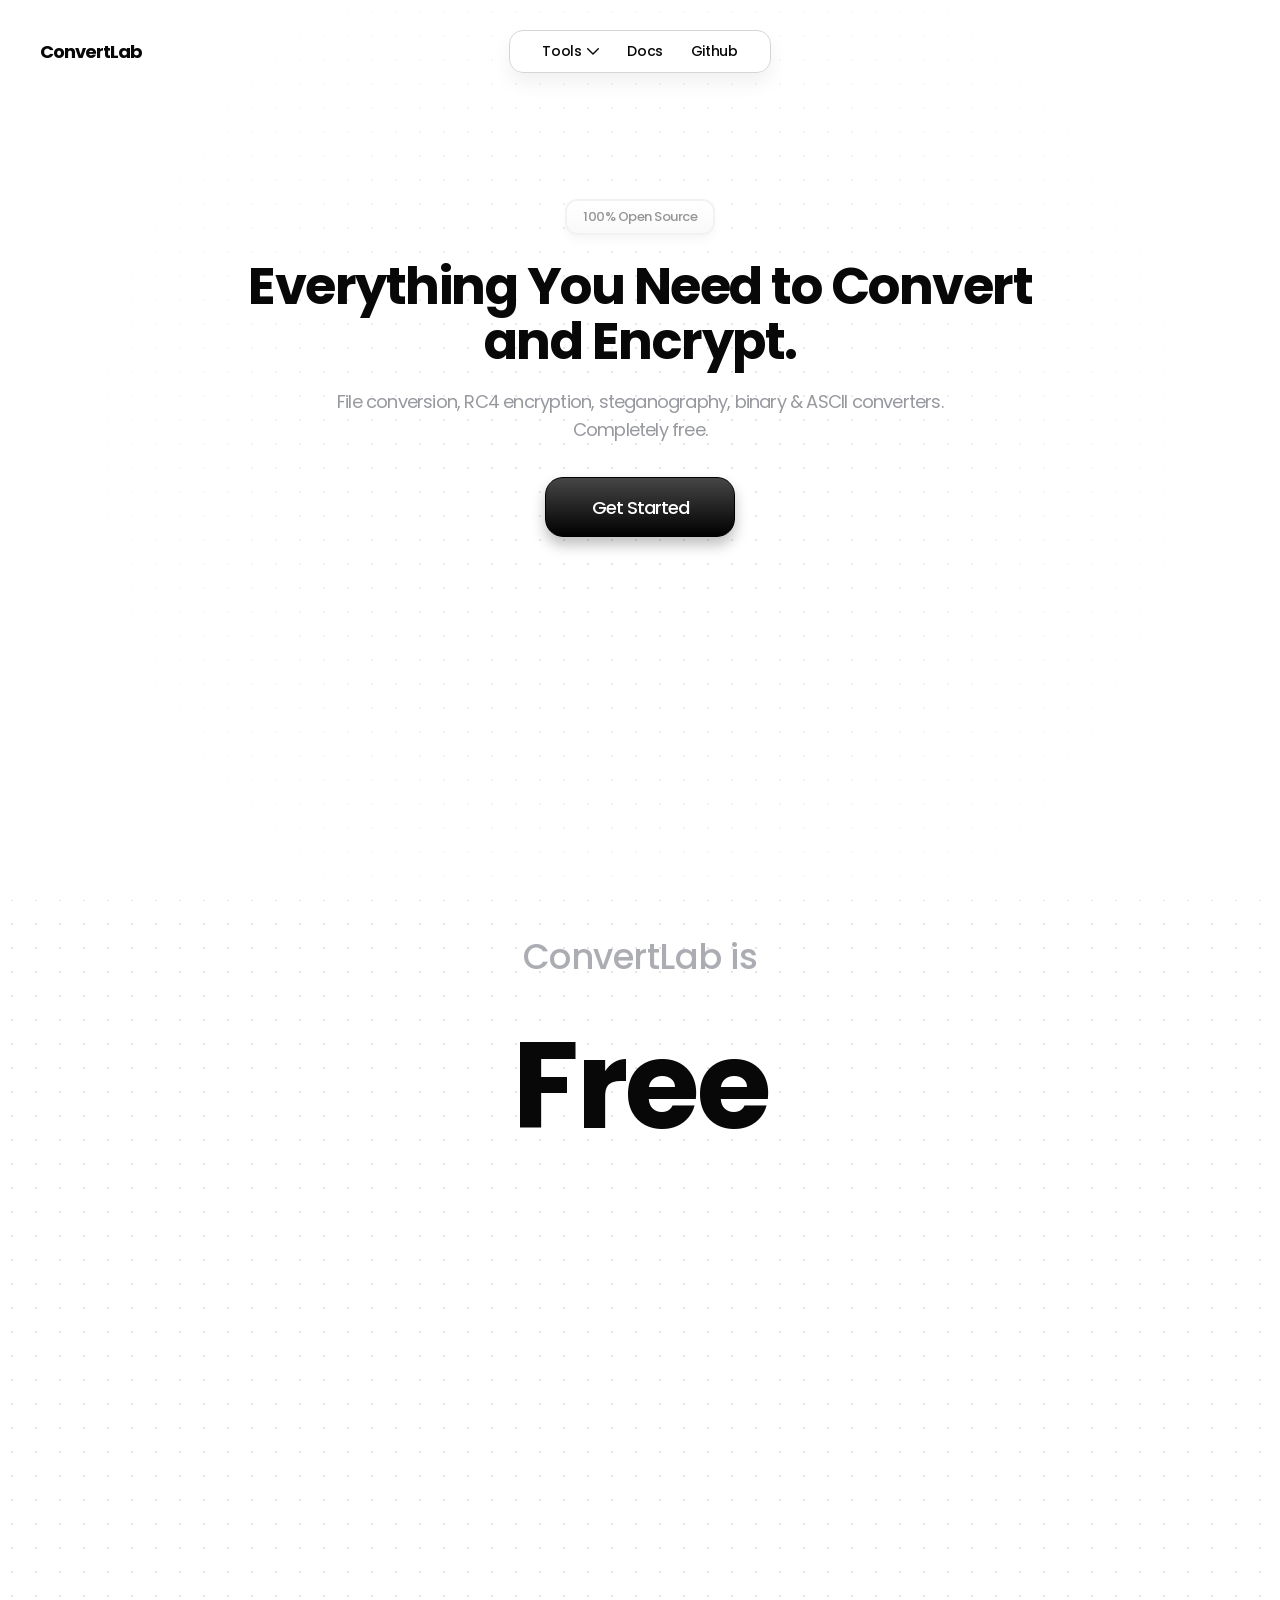
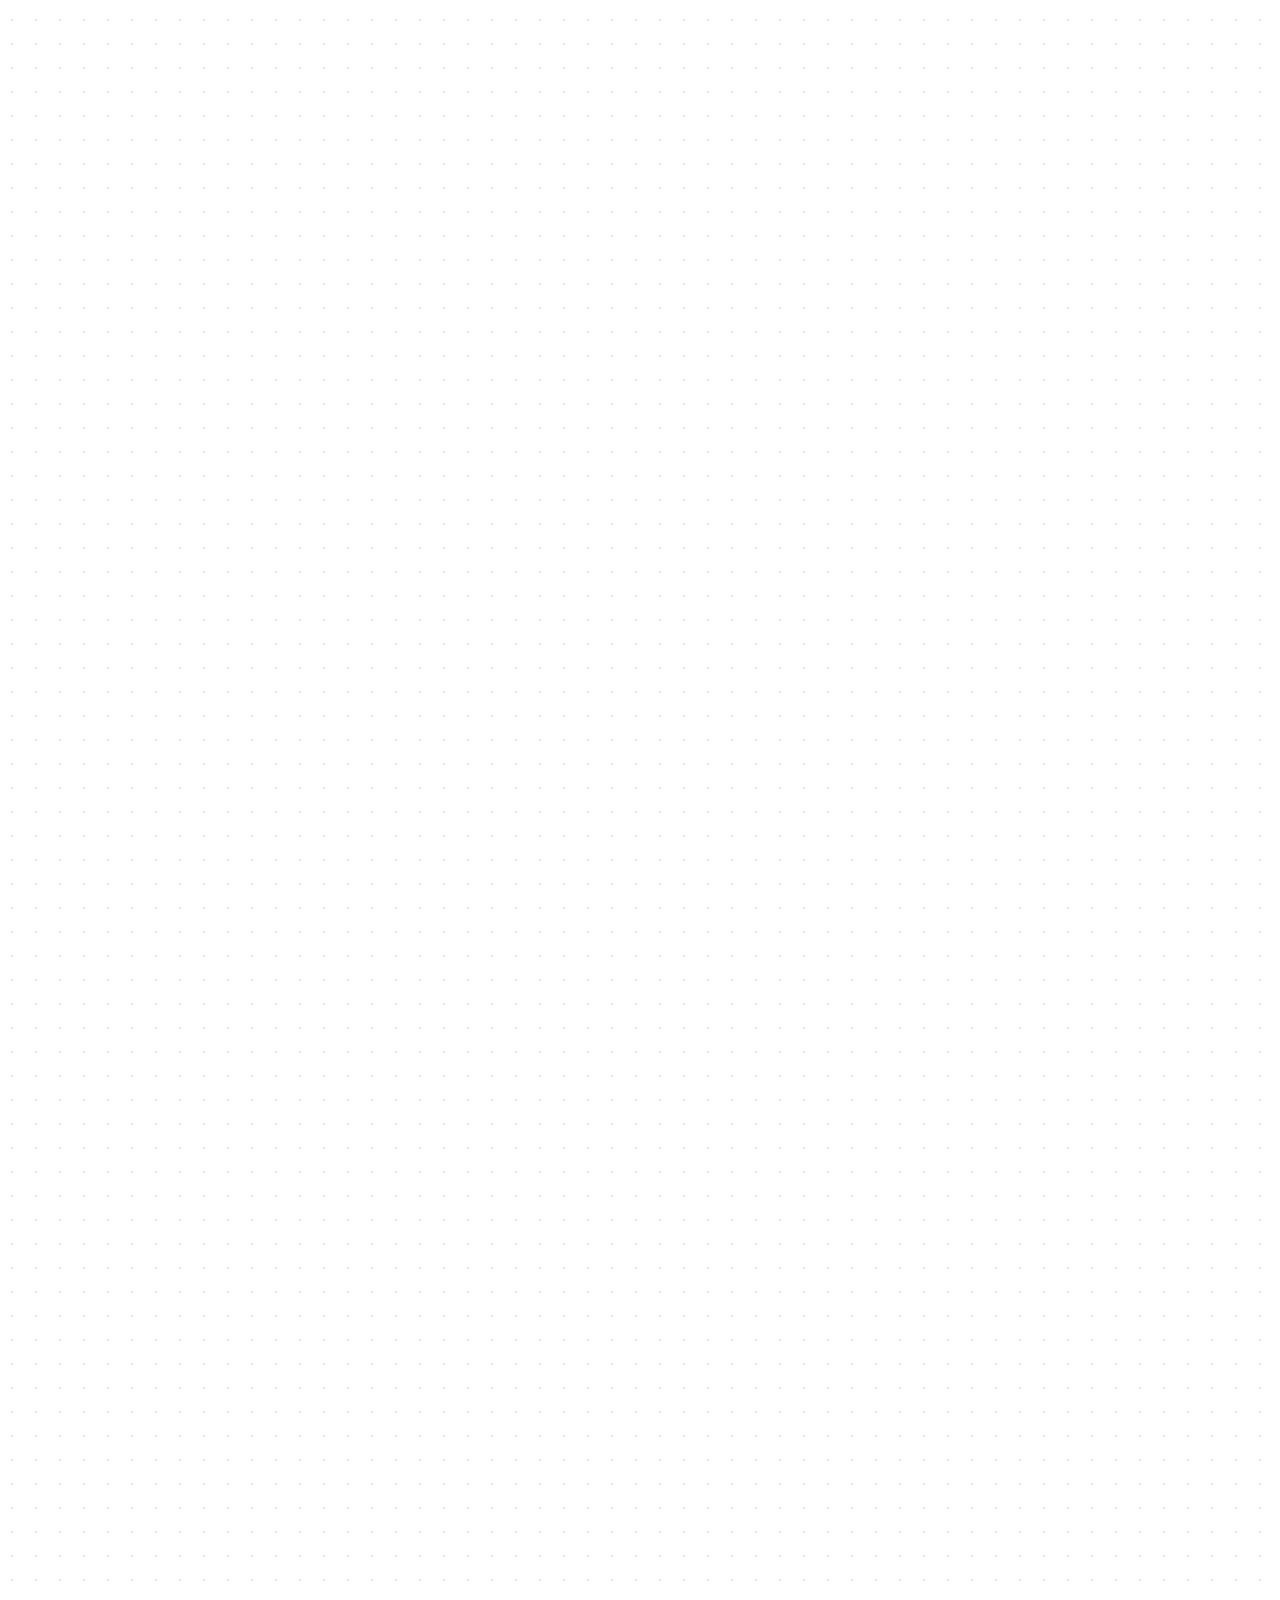
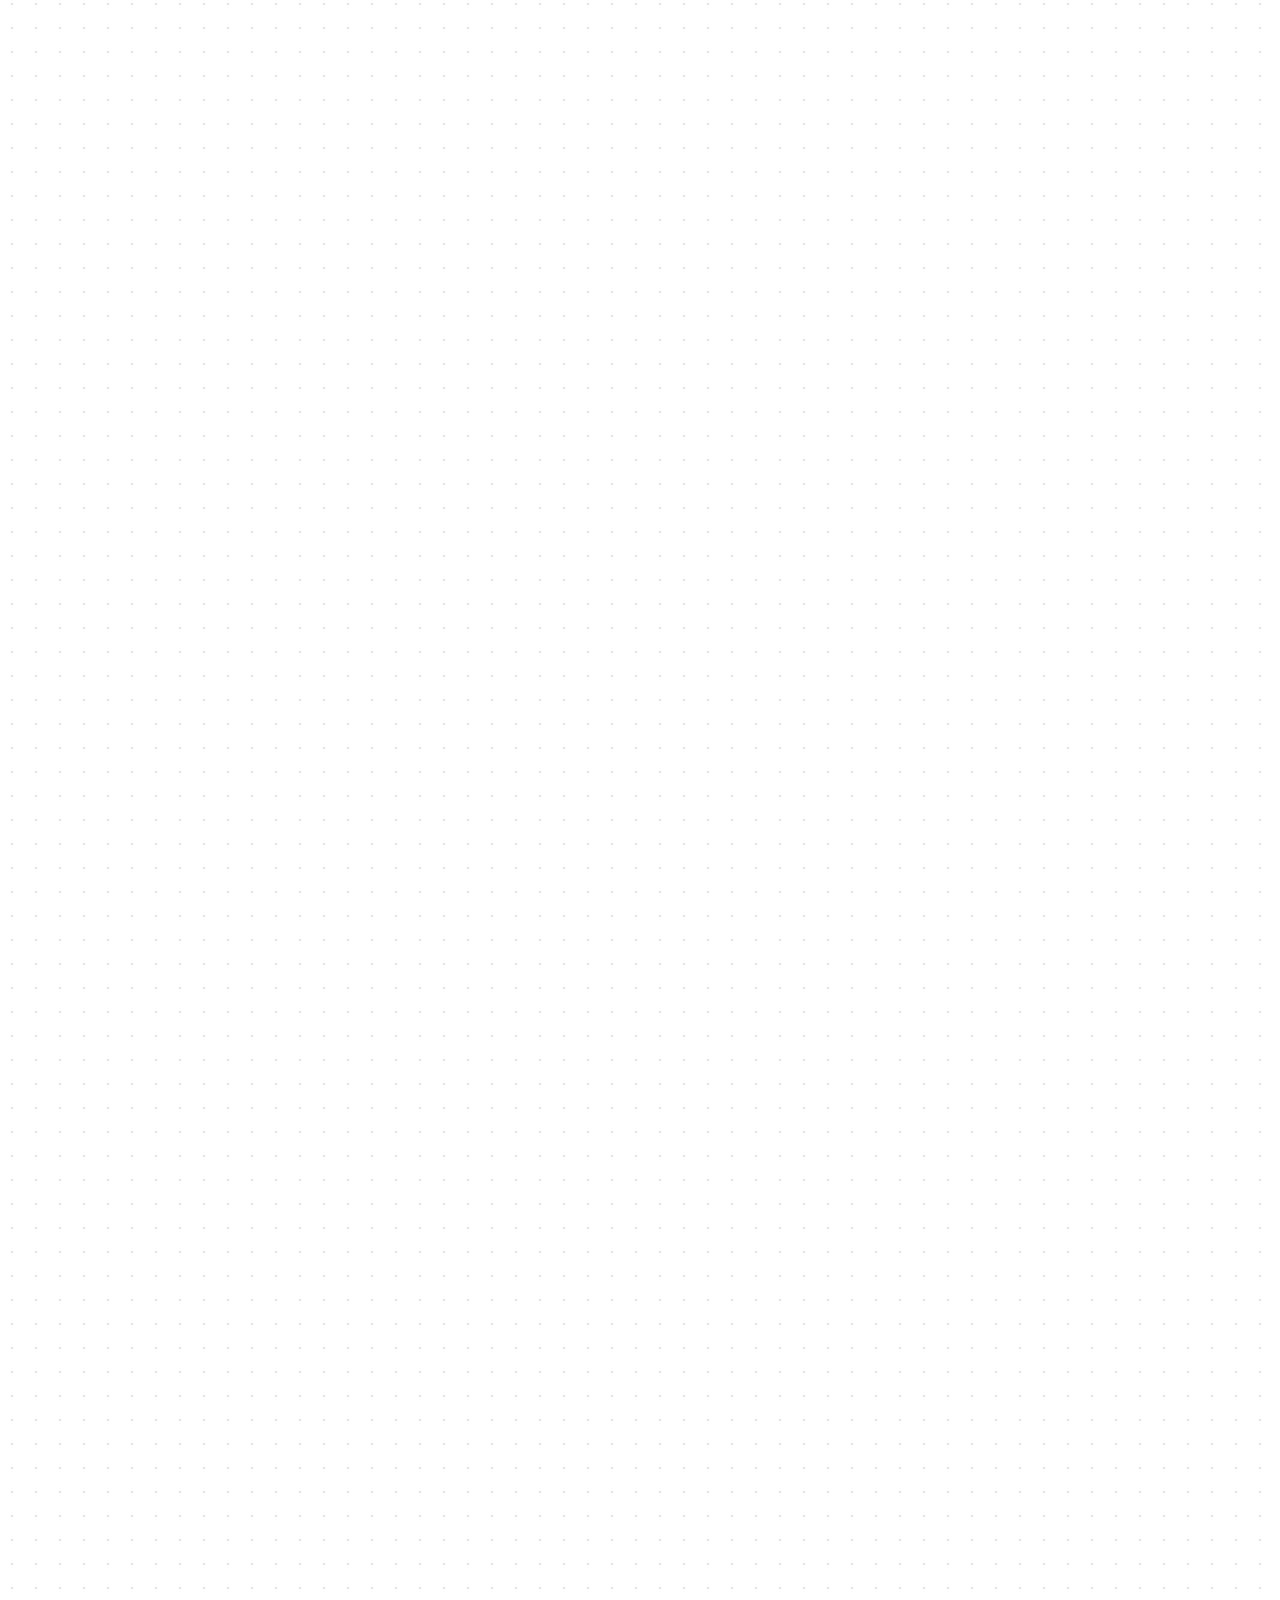
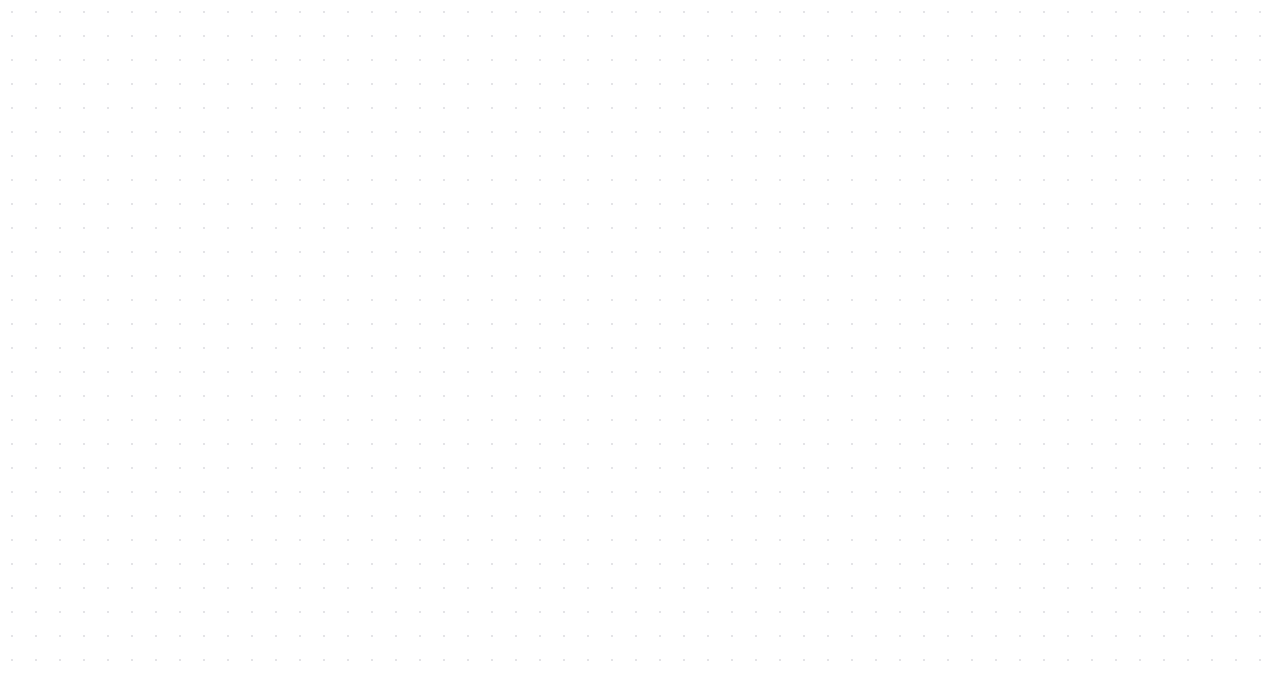
<file: index.html>
<!DOCTYPE html>
<html lang="en">
  <head>
    <meta charset="UTF-8" />
    <meta name="viewport" content="width=device-width, initial-scale=1.0" />
    <title>ConvertLab</title>
    <link rel="preconnect" href="https://fonts.googleapis.com" />
    <link rel="preconnect" href="https://fonts.gstatic.com" crossorigin />
    <link
      href="https://fonts.googleapis.com/css2?family=Poppins:wght@400;500;700&display=swap"
      rel="stylesheet"
    />
    <link rel="stylesheet" href="css/styles.css" />
    <script src="js/scripts.js" defer></script>
  </head>
  <body>
    <header class="site-header">
      <div class="header-row">
        <a href="index.html" class="brand">ConvertLab</a>
        <div class="nav-box">
          <button class="nav-item tools-button" id="toolsButton" type="button">
            Tools
            <img src="assets/ab375987a2a63c040425f451c0122d4a.svg" alt="arrow" />
          </button>
          <div class="tools-menu" id="toolsMenu" aria-label="Tools menu">
            <a class="tools-menu-item" href="ascii.html">ASCII Converter</a>
            <a class="tools-menu-item" href="pdf-editor.html">PDF Editor</a>
            <a class="tools-menu-item" href="rc4.html">RC4 Encryption</a>
            <a class="tools-menu-item" href="steganography.html">Steganography</a>
          </div>
          <a class="nav-item" href="#features">Docs</a>
          <a class="nav-item" href="https://github.com/Allkfii" target="_blank" rel="noopener noreferrer">Github</a>
        </div>
      </div>
    </header>

    <main>
      <section id="hero" class="section hero">
        <div class="section-content hero-content">
          <div class="badge">100% Open Source</div>
          <h1>Everything You Need to Convert and Encrypt.</h1>
          <p class="hero-subtitle">
            File conversion, RC4 encryption, steganography, binary &amp; ASCII
            converters. Completely free.
          </p>
          <a class="hero-button" href="#free-section">Get Started</a>
        </div>
      </section>

      <section id="free-section" class="free-pin-container">
        <div class="free-sticky-content">
          <div class="free-title-wrapper">
            <span class="free-prefix">ConvertLab is</span>
            <div class="free-text-ticker">
              <div class="ticker-item active">Free</div>
              <div class="ticker-item">100% Open Source</div>
              <div class="ticker-item ticker-item-medium">No need account</div>
              <div class="ticker-item">100% Privacy</div>
              <div class="ticker-item ticker-item-small">Made with love by alkafii</div>
            </div>
          </div>
        </div>
      </section>

      <section id="features" class="section features">
        <div class="section-content features-content">
          <div class="badge">Features</div>
          <h2>Powerful Tools. Simple Interface.</h2>
          <p class="section-subtitle">
            From file conversion to encryption. No installation. No account
            needed.
          </p>

          <div class="cards-grid">
            <a href="pdf-editor.html" class="feature-card">
              <img
                src="assets/7d28ea10ababb0c3e88b6de484dac69a.svg"
                alt="PDF Editor"
                class="card-icon"
              />
              <div class="card-copy">
                <h3>PDF Editor</h3>
                <p>Convert images to PDF or extract PDF to JPG</p>
              </div>
              <div class="card-try-now">
                <span>Try Now</span>
                <svg class="arrow-icon" viewBox="0 0 24 24" width="16" height="16">
                  <path d="M5 12h14M12 5l7 7-7 7" stroke="currentColor" stroke-width="2" fill="none" stroke-linecap="round" stroke-linejoin="round"/>
                </svg>
              </div>
            </a>
            <a href="steganography.html" class="feature-card">
              <img
                src="assets/97c906ab6f917e22d0de467511fdee0e.svg"
                alt="Steganography"
                class="card-icon"
              />
              <div class="card-copy">
                <h3>Steganography</h3>
                <p>Hide messages inside images</p>
              </div>
              <div class="card-try-now">
                <span>Try Now</span>
                <svg class="arrow-icon" viewBox="0 0 24 24" width="16" height="16">
                  <path d="M5 12h14M12 5l7 7-7 7" stroke="currentColor" stroke-width="2" fill="none" stroke-linecap="round" stroke-linejoin="round"/>
                </svg>
              </div>
            </a>
            <a href="rc4.html" class="feature-card">
              <img
                src="assets/4458c3be93006a454a290deebf2c6571.svg"
                alt="RC4 Encryption"
                class="card-icon"
              />
              <div class="card-copy">
                <h3>RC4 Encryption</h3>
                <p>Encrypt text with RC4 cipher</p>
              </div>
              <div class="card-try-now">
                <span>Try Now</span>
                <svg class="arrow-icon" viewBox="0 0 24 24" width="16" height="16">
                  <path d="M5 12h14M12 5l7 7-7 7" stroke="currentColor" stroke-width="2" fill="none" stroke-linecap="round" stroke-linejoin="round"/>
                </svg>
              </div>
            </a>
            <a href="ascii.html" class="feature-card">
              <img
                src="assets/8bf2f237d8b8c08389768a8da5d590d4.svg"
                alt="ASCII Converter"
                class="card-icon"
              />
              <div class="card-copy">
                <h3>ASCII Converter</h3>
                <p>Convert to ASCII</p>
              </div>
              <div class="card-try-now">
                <span>Try Now</span>
                <svg class="arrow-icon" viewBox="0 0 24 24" width="16" height="16">
                  <path d="M5 12h14M12 5l7 7-7 7" stroke="currentColor" stroke-width="2" fill="none" stroke-linecap="round" stroke-linejoin="round"/>
                </svg>
              </div>
            </a>
          </div>
        </div>
      </section>


    </main>
  </body>
</html>
</file>
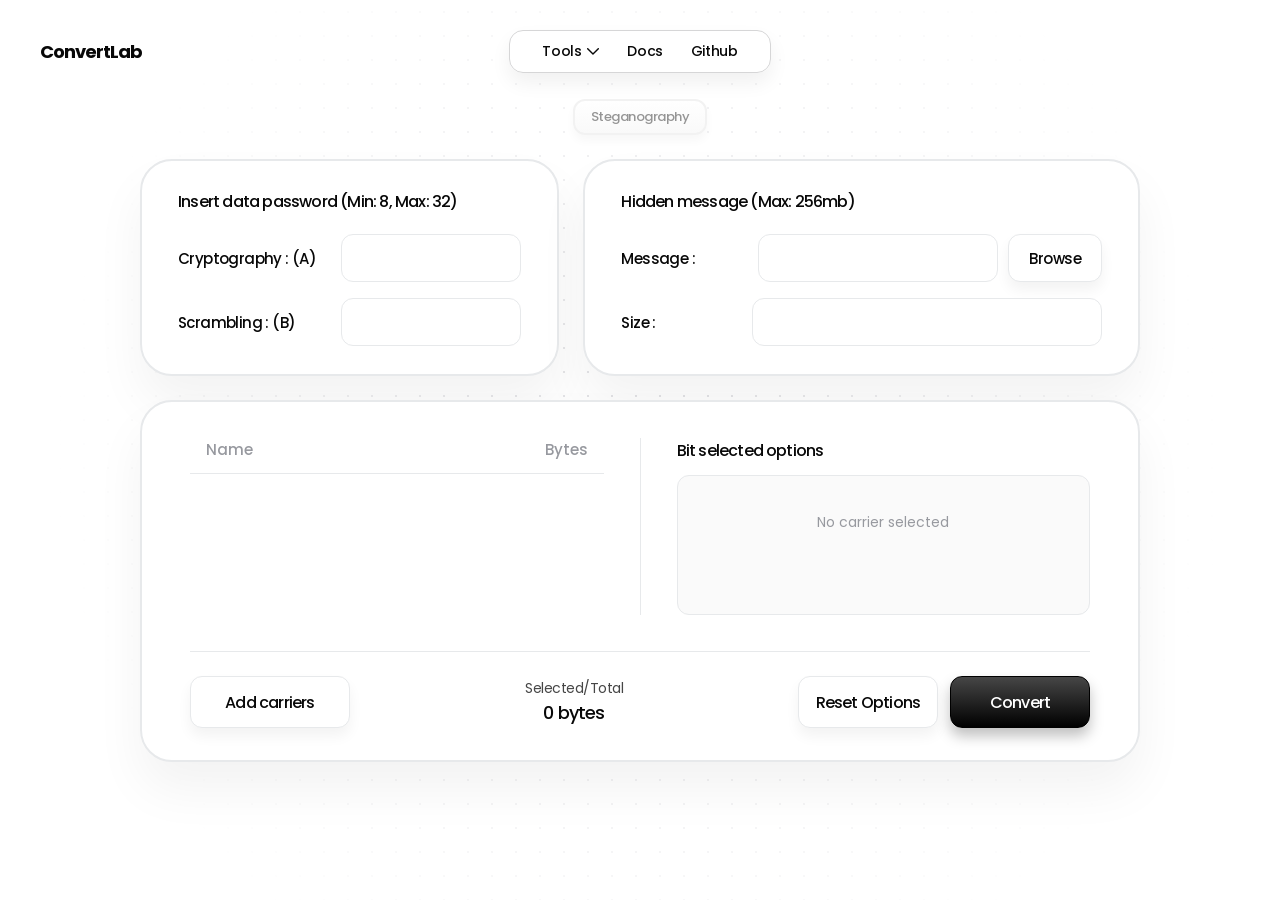
<file: steganography.html>
<!DOCTYPE html>
<html lang="en">
  <head>
    <meta charset="UTF-8" />
    <meta name="viewport" content="width=device-width, initial-scale=1.0" />
    <title>Steganography | ConvertLab</title>
    <link rel="preconnect" href="https://fonts.googleapis.com" />
    <link rel="preconnect" href="https://fonts.gstatic.com" crossorigin />
    <link href="https://fonts.googleapis.com/css2?family=Poppins:wght@400;500;700&display=swap" rel="stylesheet" />
    <link rel="stylesheet" href="css/styles.css" />
    <script src="js/scripts.js" defer></script>
  </head>
  <body class="stego-page">
    <header class="site-header">
      <div class="header-row">
        <a href="index.html" class="brand">ConvertLab</a>
        <div class="nav-box">
          <button class="nav-item tools-button" id="toolsButton" type="button">
            Tools
            <img src="assets/ab375987a2a63c040425f451c0122d4a.svg" alt="arrow" />
          </button>
          <div class="tools-menu" id="toolsMenu" aria-label="Tools menu">
            <a class="tools-menu-item" href="ascii.html">ASCII Converter</a>
            <a class="tools-menu-item" href="pdf-editor.html">PDF Editor</a>
            <a class="tools-menu-item" href="rc4.html">RC4 Encryption</a>
            <a class="tools-menu-item" href="steganography.html">Steganography</a>
          </div>
          <a class="nav-item" href="index.html#features">Docs</a>
          <a class="nav-item" href="https://github.com/Allkfii" target="_blank" rel="noopener noreferrer">Github</a>
        </div>
      </div>
    </header>
    <main class="tool-page-main">
      <div class="page-pill">Steganography</div>
      
      <div class="stego-container">
        <!-- Top Row: Password Card & Message Card -->
        <div class="stego-top-row">
          <!-- Password Card -->
          <div class="stego-card password-card">
            <h3>Insert data password (Min: 8, Max: 32)</h3>
            <div class="stego-field-row">
              <label for="cryptoPass">Cryptography : (A)</label>
              <input type="password" id="cryptoPass" autocomplete="off" />
            </div>
            <div class="stego-field-row">
              <label for="scramblePass">Scrambling : (B)</label>
              <input type="password" id="scramblePass" autocomplete="off" />
            </div>
          </div>
          
          <!-- Hidden Message Card -->
          <div class="stego-card message-card">
            <h3>Hidden message (Max: 256mb)</h3>
            <div class="stego-field-row target-row">
              <label for="stegoTarget">Message :</label>
              <div class="input-browse-group">
                <input type="text" id="stegoTarget" autocomplete="off" />
                <button type="button" id="browseBtn" class="stego-mini-btn">Browse</button>
                <input type="file" id="stegoSecretFileInput" accept=".txt" style="display: none;" />
              </div>
            </div>
            <div class="stego-field-row size-row">
              <label for="stegoSize">Size :</label>
              <div class="input-size-group">
                <input type="text" id="stegoSize" readonly />
              </div>
            </div>
          </div>
        </div>
        
        <!-- Bottom Row: Carriers & Bit Selected Options Card -->
        <div class="stego-large-card">
          <div class="stego-large-columns">
            <!-- Left Side: Carrier Files List -->
            <div class="stego-large-column left-column">
              <div class="stego-column-header">
                <span>Name</span>
                <span>Bytes</span>
              </div>
              <div class="stego-carriers-list" id="stegoCarriersList">
                <!-- Will be populated dynamically -->
              </div>
            </div>
            
            <!-- Right Side: Bit Selected Options Details -->
            <div class="stego-large-column right-column">
              <span class="ascii-group-label" style="display: block; margin-bottom: 12px;">Bit selected options</span>
              <div class="stego-options-box" id="stegoOptionsBox">
                <!-- Will be populated dynamically -->
              </div>
            </div>
          </div>
          
          <!-- Bottom Action Row -->
          <div class="stego-large-footer">
            <button type="button" id="addCarriersBtn" class="ascii-btn">Add carriers</button>
            <input type="file" id="carrierFileInput" style="display: none;" multiple accept="image/*" />
            
            <div class="stego-total-info">
              <span class="info-label">Selected/Total</span>
              <span class="info-value" id="stegoTotalBytes">1234 bytes</span>
            </div>
            
            <div class="stego-action-buttons">
              <button type="button" id="stegoResetBtn" class="ascii-btn">Reset Options</button>
              <button type="button" id="stegoConvertBtn" class="ascii-btn primary">Convert</button>
            </div>
          </div>
        </div>
      </div>
    </main>
  </body>
</html>
</file>
<file: css/styles.css>
:root {
  color-scheme: light;
  font-family: 'Poppins', sans-serif;
  --bg: #f2f4f5;
  --surface: #fff;
  --text: #080808;
  --muted: #97999f;
  --border: #e7e9eb;
  --panel-shadow: 0 28px 50px rgba(0, 0, 0, 0.05);
  --button-shadow: 0 8px 14px rgba(0, 0, 0, 0.25);
}

* {
  box-sizing: border-box;
}

html {
  scroll-behavior: smooth;
  overscroll-behavior-y: none;
}

body {
  margin: 0;
  min-height: 100vh;
  color: var(--text);
  background-color: #ffffff;
  background-image:
    radial-gradient(circle at center, rgba(255, 255, 255, 0) 10%, #ffffff 75%),
    radial-gradient(#e4e4e7 1.2px, transparent 1.2px);
  background-size: 100% 100%, 24px 24px;
  background-attachment: fixed, scroll;
  font-family: 'Poppins', sans-serif;
  overflow-x: hidden;
  overscroll-behavior-y: none;
}

img {
  max-width: 100%;
  display: block;
}

button,
a {
  font: inherit;
}

.site-header {
  position: sticky;
  top: 20px;
  z-index: 20;
  padding: 10px 20px 6px;
  background: transparent;
}

.header-row {
  position: relative;
  width: 100%;
  margin: 0;
  display: flex;
  justify-content: center;
  align-items: center;
  gap: 20px;
}

.brand {
  position: absolute;
  left: 20px;
  margin: 0;
  font-size: 18px;
  font-weight: 700;
  letter-spacing: -1px;
  z-index: 2;
  color: var(--text);
  text-decoration: none;
  cursor: pointer;
  transition: opacity 0.25s ease;
}

.brand:hover {
  opacity: 0.7;
}

.nav-box {
  display: flex;
  align-items: center;
  gap: 28px;
  background: rgba(255, 255, 255, 0.96);
  border: 1px solid #d6d6d7;
  box-shadow: 0 10px 20px rgba(0, 0, 0, 0.06);
  border-radius: 14px;
  padding: 10px 32px;
  position: relative;
}

.nav-item {
  color: var(--text);
  text-decoration: none;
  font-size: 14px;
  font-family: 'Poppins', sans-serif;
  font-weight: 500;
  letter-spacing: -0.4px;
  transition: opacity 0.25s ease;
}

.nav-item:hover {
  opacity: 0.7;
}

.tools-button {
  display: inline-flex;
  align-items: center;
  gap: 6px;
  background: none;
  border: none;
  color: var(--text);
  cursor: pointer;
  padding: 0;
}

.tools-button img {
  width: 12px;
  height: auto;
  transition: transform 0.4s cubic-bezier(0.15, 1, 0.3, 1);
}

.tools-button[aria-expanded="true"] img {
  transform: rotate(180deg);
}

.tools-menu {
  position: absolute;
  top: calc(100% + 12px);
  left: 0;
  width: 220px;
  background: rgba(255, 255, 255, 0.96);
  border: 1px solid #d6d6d7;
  border-radius: 18px;
  box-shadow: 0 18px 40px rgba(0, 0, 0, 0.08);
  padding: 14px 0;
  opacity: 0;
  visibility: hidden;
  transform: translateY(-10px);
  transition: opacity 180ms ease, transform 180ms ease, visibility 180ms ease;
  z-index: 5;
}

.tools-menu.open {
  opacity: 1;
  visibility: visible;
  transform: translateY(0);
}

.tools-menu-item {
  display: block;
  padding: 12px 20px;
  color: var(--text);
  text-decoration: none;
  font-size: 16px;
  font-weight: 500;
  transition: background-color 0.25s ease, color 0.25s ease;
}

.tools-menu-item:hover {
  background: #f4f4f5;
}

.section {
  position: relative;
  padding: 60px 12px 60px;
  min-height: auto;
}

.section-bg,
.section-bg.single-bg {
  position: absolute;
  inset: 0;
  overflow: hidden;
  pointer-events: none;
}

.section-bg .bg-image {
  position: absolute;
  top: 0;
  left: 50%;
  width: auto;
  min-width: 100%;
  max-height: 100%;
  transform: translateX(-50%);
  opacity: 0.78;
}

.section-bg .bg-right {
  transform: translateX(-50%) rotate(180deg);
}

.section-content {
  position: relative;
  margin: 0 auto;
  width: min(820px, 100%);
}

.hero {
  background: transparent;
}

.hero-content {
  max-width: 820px;
  margin: 0 auto;
  text-align: center;
  padding-top: 80px;
  opacity: 0;
  transform: translateY(-40px) scale(0.97);
  transition: opacity 1.4s cubic-bezier(0.15, 1, 0.3, 1),
    transform 1.4s cubic-bezier(0.15, 1, 0.3, 1);
}

.hero-content.visible {
  opacity: 1;
  transform: translateY(0) scale(1);
}

.badge,
.page-pill {
  display: inline-flex;
  align-items: center;
  justify-content: center;
  padding: 6px 16px;
  border-radius: 12px;
  border: 2px solid #f2f2f2;
  background: linear-gradient(180deg, #fff 0%, #f9f9f9 100%);
  box-shadow: 0 6px 10px rgba(0, 0, 0, 0.03);
  font-size: 13px;
  font-weight: 500;
  color: #959595;
  letter-spacing: -0.5px;
  margin-bottom: 24px;
}

.hero h1 {
  margin: 0;
  font-size: clamp(2.4rem, 4vw, 3.8rem);
  font-weight: 700;
  line-height: 1.08;
  letter-spacing: -1.5px;
}

.hero-subtitle {
  margin: 18px auto 0;
  max-width: 660px;
  color: var(--muted);
  font-size: 18px;
  font-weight: 400;
  line-height: 1.6;
  letter-spacing: -0.8px;
}

.hero-button,
.primary-button,
.secondary-button,
.action-button,
.tool-select,
.file-dropdown {
  border: none;
  cursor: pointer;
}

.hero-button,
.primary-button {
  display: inline-flex;
  align-items: center;
  justify-content: center;
  width: 190px;
  height: 60px;
  border-radius: 18px;
  color: #fff;
  text-decoration: none;
  font-size: 18px;
  font-weight: 500;
  letter-spacing: -1px;
  background: linear-gradient(180deg, #464646 0%, #000 100%);
  border: 1px solid #000;
  box-shadow: var(--button-shadow);
  margin-top: 32px;
  transition: transform 0.25s cubic-bezier(0.16, 1, 0.3, 1), box-shadow 0.25s cubic-bezier(0.16, 1, 0.3, 1), opacity 0.25s ease;
}

.hero-button:hover,
.primary-button:hover {
  transform: translateY(-2px);
  box-shadow: 0 12px 24px rgba(0, 0, 0, 0.15);
  opacity: 0.95;
}

.hero-button:active,
.primary-button:active {
  transform: translateY(0);
  box-shadow: var(--button-shadow);
}

.features-content {
  max-width: 900px;
  width: min(900px, 100%);
  margin: 0 auto;
  text-align: center;
}

.features-content h2 {
  font-size: clamp(2.4rem, 4vw, 3.4rem);
  font-weight: 700;
  letter-spacing: -1.5px;
  line-height: 1.1;
  margin: 0;
}

.section-subtitle {
  margin: 20px auto 0;
  max-width: 657px;
  font-size: 18px;
  color: var(--muted);
  line-height: 1.6;
  font-weight: 400;
  letter-spacing: -0.5px;
}

.cards-grid {
  display: grid;
  grid-template-columns: repeat(12, 1fr);
  gap: 24px;
  margin-top: 50px;
}

.feature-card {
  background: var(--surface);
  border: 1px solid #e4e4e7;
  border-radius: 24px;
  box-shadow: 0 10px 30px rgba(0, 0, 0, 0.02), 0 1px 3px rgba(0, 0, 0, 0.01);
  padding: 32px 32px;
  display: flex;
  flex-direction: column;
  gap: 16px;
  min-height: 190px;
  align-items: flex-start;
  text-align: left;
  text-decoration: none;
  color: inherit;
  transition: transform 0.4s cubic-bezier(0.16, 1, 0.3, 1),
    box-shadow 0.4s cubic-bezier(0.16, 1, 0.3, 1),
    border-color 0.4s ease;
}

.feature-card:nth-child(1) {
  grid-column: span 5;
}

.feature-card:nth-child(2) {
  grid-column: span 7;
}

.feature-card:nth-child(3) {
  grid-column: span 7;
}

.feature-card:nth-child(4) {
  grid-column: span 5;
}

.feature-card:hover {
  transform: translateY(-6px);
  box-shadow: 0 20px 40px rgba(0, 0, 0, 0.06), 0 1px 3px rgba(0, 0, 0, 0.02);
  border-color: #d4d4d8;
}

.card-icon {
  width: 44px;
  height: 44px;
  object-fit: contain;
}

.card-copy h3 {
  margin: 0;
  font-size: 18px;
  font-weight: 700;
  line-height: 1.25;
  letter-spacing: -0.5px;
}

.card-copy p {
  margin: 4px 0 0;
  color: var(--muted);
  font-size: 14px;
  line-height: 1.4;
}

.card-try-now {
  margin-top: auto;
  display: flex;
  align-items: center;
  gap: 4px;
  font-size: 13.5px;
  font-weight: 500;
  color: var(--text);
  opacity: 0;
  transform: translateY(8px);
  transition: opacity 0.3s cubic-bezier(0.16, 1, 0.3, 1),
    transform 0.3s cubic-bezier(0.16, 1, 0.3, 1);
}

.card-try-now svg {
  width: 14px;
  height: 14px;
  transition: transform 0.3s cubic-bezier(0.16, 1, 0.3, 1);
}

.feature-card:hover .card-try-now {
  opacity: 1;
  transform: translateY(0);
}

.feature-card:hover .card-try-now svg {
  transform: translateX(4px);
}

.secondary-button {
  width: fit-content;
  background: #fff;
  border: 1px solid #e7e9eb;
  box-shadow: 0 8px 14px rgba(0, 0, 0, 0.05);
  border-radius: 14px;
  color: var(--text);
  padding: 14px 28px;
  font-size: 16px;
  font-weight: 500;
  transition: transform 0.25s cubic-bezier(0.16, 1, 0.3, 1), box-shadow 0.25s cubic-bezier(0.16, 1, 0.3, 1), background-color 0.25s ease;
}

.secondary-button:hover {
  background-color: #fafafa;
  transform: translateY(-2px);
  box-shadow: 0 12px 20px rgba(0, 0, 0, 0.08);
}

.secondary-button:active {
  transform: translateY(0);
  box-shadow: 0 8px 14px rgba(0, 0, 0, 0.05);
}

.tool-section {
  padding-top: 140px;
}

.single-bg .bg-image {
  position: absolute;
  inset: 0;
  width: 100%;
  height: 100%;
  object-fit: cover;
}

.tool-content {
  max-width: 1145px;
  margin: 0 auto;
}

.wide-panel,
.medium-panel {
  margin: 30px auto 0;
  background: var(--surface);
  border-radius: 40px;
  border: 2px solid #e7e9eb;
  box-shadow: var(--panel-shadow);
  padding: 36px 36px 32px;
  position: relative;
  width: min(760px, 100%);
}

.medium-panel {
  width: min(620px, 100%);
}

.tool-row {
  display: flex;
  gap: 32px;
  flex-wrap: wrap;
  align-items: center;
}

.tool-row-top {
  justify-content: space-between;
  margin-bottom: 40px;
}

.tool-row-input {
  flex-direction: column;
  align-items: stretch;
  gap: 16px;
}

.tool-row-actions {
  justify-content: flex-start;
  margin-top: 40px;
}

.tool-block {
  display: flex;
  flex-direction: column;
  gap: 20px;
  width: 100%;
  max-width: 520px;
}

.tool-label {
  font-size: 24px;
  font-weight: 500;
  letter-spacing: -2px;
}

.tool-select,
.tool-input,
.file-dropdown,
.action-button {
  width: 100%;
  border-radius: 20px;
  background: #fff;
  border: 1px solid #e7e9eb;
  box-shadow: 0 8px 14px rgba(0, 0, 0, 0.05);
  padding: 18px 20px;
  font-size: 18px;
  color: #080808;
  letter-spacing: -1px;
  display: inline-flex;
  align-items: center;
  justify-content: space-between;
  transition: transform 0.25s cubic-bezier(0.16, 1, 0.3, 1), box-shadow 0.25s cubic-bezier(0.16, 1, 0.3, 1), border-color 0.25s ease, background-color 0.25s ease;
}

.tool-select:hover,
.file-dropdown:hover,
.action-button:hover {
  border-color: #b5b7bd;
  box-shadow: 0 12px 20px rgba(0, 0, 0, 0.08);
  transform: translateY(-1px);
}

.tool-select:active,
.file-dropdown:active,
.action-button:active {
  transform: translateY(0);
}

.tool-input:focus-within {
  border-color: #97999f;
  box-shadow: 0 12px 20px rgba(0, 0, 0, 0.08);
}

.tool-select {
  cursor: pointer;
}

.tool-input {
  width: 100%;
  min-height: 80px;
  display: inline-flex;
  align-items: center;
  justify-content: space-between;
  font-size: 20px;
  color: var(--muted);
}

.file-actions {
  display: flex;
  gap: 20px;
  flex-wrap: wrap;
  margin-top: 40px;
}

.primary-button {
  min-width: 260px;
}

.file-dropdown {
  width: 88px;
  min-width: 88px;
  justify-content: center;
  font-size: 28px;
  font-weight: 700;
}

.drag-label {
  margin-top: 12px;
  font-size: 12.5px;
  color: var(--muted);
}

.field-row {
  display: grid;
  gap: 16px;
  margin-bottom: 24px;
}

.field-row label {
  font-size: 24px;
  font-weight: 500;
  letter-spacing: -2px;
}

.action-button,
.secondary-button {
  min-width: 150px;
  font-weight: 500;
}

.action-button.primary {
  background: linear-gradient(180deg, #464646 0%, #000 100%);
  color: #fff;
  border: 1px solid #000;
  box-shadow: var(--button-shadow);
}

.action-button {
  background: #fff;
}

.ascii-page .tool-row-actions,
.rc4-page .tool-row-actions {
  justify-content: space-between;
  gap: 20px;
}

.stego-grid {
  display: grid;
  grid-template-columns: 1fr;
  gap: 32px;
  margin-top: 40px;
}

.stego-block {
  background: var(--surface);
  border: 2px solid #e7e9eb;
  border-radius: 35px;
  box-shadow: var(--panel-shadow);
  padding: 40px;
}

.stego-heading {
  margin: 0 0 24px;
  font-size: 24px;
  font-weight: 500;
  line-height: 1.4;
  letter-spacing: -1px;
}

.stego-block .field-row {
  display: grid;
  gap: 16px;
}

.stego-block .tool-input {
  justify-content: flex-start;
}

.stego-block .secondary-button {
  width: fit-content;
  padding: 22px 46px;
}

.stego-table {
  background: var(--surface);
  border: 2px solid #e7e9eb;
  border-radius: 35px;
  box-shadow: var(--panel-shadow);
  overflow: hidden;
}

.table-header,
.table-row {
  display: grid;
  grid-template-columns: 2fr 1fr 1fr;
  gap: 16px;
  align-items: center;
  padding: 24px 32px;
}

.table-header {
  background: #fafafa;
  color: var(--muted);
  font-size: 18px;
}

.table-row {
  background: #fff;
  border-top: 1px solid #e7e9eb;
}

.table-row:nth-child(odd) {
  background: #fbfbfb;
}

.table-cell {
  font-size: 20px;
  color: var(--text);
}

.stego-actions {
  display: flex;
  flex-direction: column;
  gap: 20px;
}

.stego-actions-right {
  display: flex;
  flex-wrap: wrap;
  justify-content: flex-end;
  gap: 16px;
  align-items: center;
}

.stego-actions span {
  color: var(--muted);
  font-size: 18px;
}

@media (min-width: 1200px) {
  .stego-grid {
    grid-template-columns: 1fr 1fr;
  }

  .stego-actions {
    grid-column: span 2;
  }
}

@media (max-width: 960px) {
  .navbar {
    flex-direction: column;
    align-items: stretch;
  }

  .nav-links {
    justify-content: center;
    flex-wrap: wrap;
  }

  .tool-row-top,
  .tool-row-actions {
    flex-direction: column;
    align-items: stretch;
  }

  .feature-card,
  .tool-panel,
  .stego-block,
  .stego-table {
    width: 100%;
  }

  .section {
    padding: 60px 14px 80px;
    min-height: auto;
  }

  .hero-content,
  .features-content,
  .tool-content {
    padding: 0;
  }

  .hero h1 {
    font-size: 3rem;
    letter-spacing: -1.5px;
  }
}

@media (max-width: 700px) {
  .cards-grid {
    grid-template-columns: 1fr;
  }

  .tool-block,
  .tool-row,
  .stego-actions-right {
    width: 100%;
  }

  .table-header,
  .table-row {
    grid-template-columns: 1fr;
  }

  .table-cell {
    padding: 8px 0;
  }
}

/* Entrance Animations */
@keyframes headerFadeIn {
  from {
    opacity: 0;
    transform: translateY(-10px);
  }

  to {
    opacity: 1;
    transform: translateY(0);
  }
}

@keyframes mainZoomFadeIn {
  from {
    opacity: 0;
    transform: scale(0.96);
  }

  to {
    opacity: 1;
    transform: scale(1);
  }
}

.site-header {
  animation: headerFadeIn 1.4s cubic-bezier(0.15, 1, 0.3, 1) forwards;
}

main {
  animation: mainZoomFadeIn 1.6s cubic-bezier(0.15, 1, 0.3, 1) forwards;
}

/* Scroll Animation for Features Section */
.features {
  opacity: 0;
  transform: translateY(60px) scale(0.95);
  transition: opacity 1.6s cubic-bezier(0.15, 1, 0.3, 1),
    transform 1.6s cubic-bezier(0.15, 1, 0.3, 1);
}

.features.visible {
  opacity: 1;
  transform: translateY(0) scale(1);
}

/* Component entrance animation */
@keyframes panelFadeIn {
  from {
    opacity: 0;
    transform: translateY(15px);
  }

  to {
    opacity: 1;
    transform: translateY(0);
  }
}

.rc4-panel,
.ascii-panel,
.stego-container,
.wide-panel,
.medium-panel,
.pdf-large-card,
.pdf-state-view {
  animation: panelFadeIn 0.8s cubic-bezier(0.15, 1, 0.3, 1) forwards;
}

.pdf-state-view {
  width: 100%;
  display: flex;
  flex-direction: column;
  align-items: center;
}

/* Staggered fade-in for feature cards on index page */
.features.visible .feature-card {
  animation: panelFadeIn 0.6s cubic-bezier(0.15, 1, 0.3, 1) both;
}

.features.visible .feature-card:nth-child(1) {
  animation-delay: 0.1s;
}

.features.visible .feature-card:nth-child(2) {
  animation-delay: 0.2s;
}

.features.visible .feature-card:nth-child(3) {
  animation-delay: 0.3s;
}

.features.visible .feature-card:nth-child(4) {
  animation-delay: 0.4s;
}

/* RC4 Page Custom Styling & Layout */
.rc4-page {}

.tool-page-main {
  min-height: calc(100vh - 120px);
  display: flex;
  flex-direction: column;
  align-items: center;
  justify-content: center;
  padding: 40px 24px 80px;
  box-sizing: border-box;
  z-index: 1;
}

.tool-page-main .page-pill {
  margin-bottom: 24px;
}

.rc4-panel {
  background: var(--surface);
  border: 2px solid #e7e9eb;
  border-radius: 32px;
  box-shadow: 0 28px 50px rgba(8, 8, 8, 0.05);
  padding: 36px 48px 32px;
  width: 100%;
  max-width: 480px;
  box-sizing: border-box;
  display: flex;
  flex-direction: column;
  gap: 16px;
}

.rc4-field-row {
  display: flex;
  justify-content: space-between;
  align-items: center;
  width: 100%;
  gap: 12px;
}

.rc4-field-row label {
  font-size: 16px;
  font-weight: 500;
  letter-spacing: -0.8px;
  color: #080808;
  margin: 0;
  flex-shrink: 0;
}

.rc4-field-row input {
  width: 240px;
  height: 52px;
  border: 1px solid #e7e9eb;
  border-radius: 12px;
  padding: 8px 16px;
  font-size: 14px;
  font-family: 'Poppins', sans-serif;
  font-weight: 400;
  letter-spacing: -0.5px;
  color: #080808;
  background-color: #fff;
  box-sizing: border-box;
  text-align: center;
  transition: border-color 0.2s ease, box-shadow 0.2s ease;
}

.rc4-field-row input::placeholder {
  color: #97999f;
  opacity: 1;
}

.rc4-field-row input:focus {
  outline: none;
  border-color: #97999f;
  box-shadow: 0 4px 10px rgba(0, 0, 0, 0.02);
}

.rc4-action-row {
  display: flex;
  justify-content: space-between;
  gap: 12px;
  width: 100%;
  margin-top: 8px;
}

.rc4-btn {
  flex: 1;
  height: 52px;
  background-color: #fff;
  border: 1px solid #e7e9eb;
  border-radius: 12px;
  box-shadow: 0 8px 14px rgba(0, 0, 0, 0.05);
  color: #080808;
  font-size: 16px;
  font-weight: 500;
  letter-spacing: -0.8px;
  font-family: 'Poppins', sans-serif;
  cursor: pointer;
  display: inline-flex;
  align-items: center;
  justify-content: center;
  transition: all 0.2s cubic-bezier(0.15, 1, 0.3, 1);
}

.rc4-btn:hover {
  background-color: #fcfcfc;
  transform: translateY(-2px);
  box-shadow: 0 12px 20px rgba(0, 0, 0, 0.08);
}

.rc4-btn:active {
  transform: translateY(0);
  box-shadow: 0 6px 10px rgba(0, 0, 0, 0.04);
}

/* Mobile Responsiveness for RC4 Page */
@media (max-width: 660px) {
  .rc4-panel {
    padding: 36px 24px;
    border-radius: 35px;
    gap: 20px;
  }

  .rc4-field-row {
    flex-direction: column;
    align-items: stretch;
    gap: 8px;
  }

  .rc4-field-row label {
    font-size: 20px;
    letter-spacing: -1px;
  }

  .rc4-field-row input {
    width: 100%;
    height: 64px;
    padding: 12px 20px;
    font-size: 18px;
  }

  .rc4-action-row {
    flex-direction: column;
    gap: 12px;
    margin-top: 10px;
  }

  .rc4-btn {
    height: 64px;
    font-size: 20px;
  }
}

/* ASCII Converter Page Custom Styling & Layout */
.ascii-page {}

.ascii-panel {
  background: var(--surface);
  border: 2px solid #e7e9eb;
  border-radius: 32px;
  box-shadow: 0 28px 50px rgba(8, 8, 8, 0.05);
  padding: 36px 48px 32px;
  width: 100%;
  max-width: 520px;
  box-sizing: border-box;
  display: flex;
  flex-direction: column;
  gap: 20px;
}

.ascii-dropdowns-row {
  display: flex;
  justify-content: space-between;
  width: 100%;
  gap: 24px;
}

.ascii-dropdown-group {
  display: flex;
  flex-direction: column;
  align-items: flex-start;
  gap: 8px;
  flex: 1;
}

.ascii-group-label {
  font-size: 16px;
  font-weight: 500;
  letter-spacing: -0.8px;
  color: #080808;
}

.custom-select-wrapper.ascii-select .custom-select-trigger {
  width: 100%;
  height: 52px;
  border: 1px solid #e7e9eb;
  border-radius: 12px;
  padding: 0 16px;
  font-size: 16px;
  font-family: 'Poppins', sans-serif;
  font-weight: 500;
  color: #080808;
  background-color: #fff;
  box-shadow: 0 8px 14px rgba(0, 0, 0, 0.05);
  cursor: pointer;
  display: flex;
  align-items: center;
  justify-content: space-between;
  transition: border-color 0.25s ease, box-shadow 0.25s ease;
}

.custom-select-wrapper.ascii-select .custom-select-trigger:hover {
  border-color: #b5b7bd;
  box-shadow: 0 12px 20px rgba(0, 0, 0, 0.08);
}

.custom-select-wrapper.ascii-select.open .custom-select-trigger {
  border-color: #97999f;
  box-shadow: 0 12px 20px rgba(0, 0, 0, 0.08);
}

.ascii-field-row {
  display: flex;
  justify-content: space-between;
  align-items: center;
  width: 100%;
  gap: 12px;
  margin-top: 4px;
}

.ascii-field-row label {
  font-size: 16px;
  font-weight: 500;
  letter-spacing: -0.8px;
  color: #080808;
  margin: 0;
  flex-shrink: 0;
}

.ascii-field-row input {
  width: 240px;
  height: 52px;
  border: 1px solid #e7e9eb;
  border-radius: 12px;
  padding: 8px 16px;
  font-size: 14px;
  font-family: 'Poppins', sans-serif;
  font-weight: 400;
  letter-spacing: -0.5px;
  color: #080808;
  background-color: #fff;
  box-sizing: border-box;
  text-align: center;
  transition: border-color 0.2s ease, box-shadow 0.2s ease;
}

.ascii-field-row input:focus {
  outline: none;
  border-color: #97999f;
  box-shadow: 0 4px 10px rgba(0, 0, 0, 0.02);
}

.ascii-action-row {
  display: flex;
  justify-content: space-between;
  gap: 12px;
  width: 100%;
  margin-top: 8px;
}

.ascii-btn {
  flex: 1;
  height: 52px;
  background-color: #fff;
  border: 1px solid #e7e9eb;
  border-radius: 12px;
  box-shadow: 0 8px 14px rgba(0, 0, 0, 0.05);
  color: #080808;
  font-size: 16px;
  font-weight: 500;
  letter-spacing: -0.8px;
  font-family: 'Poppins', sans-serif;
  cursor: pointer;
  display: inline-flex;
  align-items: center;
  justify-content: center;
  transition: all 0.2s cubic-bezier(0.15, 1, 0.3, 1);
}

.ascii-btn:hover {
  background-color: #fcfcfc;
  transform: translateY(-2px);
  box-shadow: 0 12px 20px rgba(0, 0, 0, 0.08);
}

.ascii-btn:active {
  transform: translateY(0);
  box-shadow: 0 6px 10px rgba(0, 0, 0, 0.04);
}

.ascii-btn.primary {
  background: linear-gradient(180deg, #464646 0%, #000 100%);
  color: #fff;
  border: 1px solid #000;
  box-shadow: var(--button-shadow);
}

.ascii-btn.primary:hover {
  background: linear-gradient(180deg, #5c5c5c 0%, #111 100%);
  box-shadow: 0 12px 20px rgba(0, 0, 0, 0.3);
}

.ascii-btn.primary:active {
  transform: translateY(0);
  box-shadow: var(--button-shadow);
}

/* Mobile Responsiveness for ASCII Converter Page */
@media (max-width: 660px) {
  .ascii-panel {
    padding: 36px 24px;
    border-radius: 35px;
    gap: 16px;
  }

  .ascii-dropdowns-row {
    flex-direction: column;
    gap: 12px;
  }

  .ascii-dropdown-group {
    width: 100%;
  }

  .ascii-field-row {
    flex-direction: column;
    align-items: stretch;
    gap: 8px;
  }

  .ascii-field-row label {
    font-size: 16px;
    letter-spacing: -0.5px;
  }

  .ascii-field-row input {
    width: 100%;
    height: 52px;
    padding: 8px 16px;
    font-size: 14px;
  }

  .ascii-action-row {
    flex-direction: column;
    gap: 12px;
    margin-top: 10px;
  }

  .ascii-btn {
    height: 52px;
    font-size: 16px;
  }
}

/* Steganography Page Custom Styling & Layout */
.stego-page {}

.stego-container {
  display: flex;
  flex-direction: column;
  gap: 24px;
  width: 100%;
  max-width: 1000px;
  margin: 0 auto;
}

.stego-top-row {
  display: flex;
  gap: 24px;
  width: 100%;
}

.stego-card {
  background: var(--surface);
  border: 2px solid #e7e9eb;
  border-radius: 32px;
  box-shadow: 0 28px 50px rgba(8, 8, 8, 0.05);
  padding: 28px 36px;
  display: flex;
  flex-direction: column;
  gap: 16px;
  box-sizing: border-box;
}

.password-card {
  flex: 5;
}

.message-card {
  flex: 7;
}

.stego-card h3 {
  font-size: 16px;
  font-weight: 500;
  letter-spacing: -0.8px;
  color: #080808;
  margin: 0 0 4px;
}

.stego-field-row {
  display: flex;
  justify-content: space-between;
  align-items: center;
  width: 100%;
  gap: 12px;
}

.stego-field-row label {
  font-size: 15px;
  font-weight: 500;
  letter-spacing: -0.6px;
  color: #080808;
  margin: 0;
  flex-shrink: 0;
}

.stego-field-row input {
  width: 180px;
  height: 48px;
  border: 1px solid #e7e9eb;
  border-radius: 12px;
  padding: 8px 16px;
  font-size: 14px;
  font-family: 'Poppins', sans-serif;
  font-weight: 400;
  color: #080808;
  background-color: #fff;
  box-sizing: border-box;
  text-align: center;
  transition: border-color 0.2s ease, box-shadow 0.2s ease;
}

.stego-field-row input:focus {
  outline: none;
  border-color: #97999f;
  box-shadow: 0 4px 10px rgba(0, 0, 0, 0.02);
}

.input-browse-group,
.input-size-group {
  display: flex;
  gap: 10px;
  flex-grow: 1;
  justify-content: flex-end;
  max-width: 420px;
}

.input-browse-group input {
  width: 240px;
  height: 48px;
  text-align: left;
}

.input-size-group input {
  width: 100%;
  max-width: 350px;
  height: 48px;
  text-align: right;
  color: #97999f;
}

.stego-mini-btn {
  height: 48px;
  padding: 0 20px;
  background-color: #fff;
  border: 1px solid #e7e9eb;
  border-radius: 12px;
  box-shadow: 0 8px 14px rgba(0, 0, 0, 0.05);
  color: #080808;
  font-size: 15px;
  font-weight: 500;
  letter-spacing: -0.5px;
  cursor: pointer;
  font-family: 'Poppins', sans-serif;
  transition: all 0.2s ease;
}

.stego-mini-btn:hover {
  background-color: #fcfcfc;
  transform: translateY(-1px);
}

/* Stego Large Card Section */
.stego-large-card {
  background: var(--surface);
  border: 2px solid #e7e9eb;
  border-radius: 32px;
  box-shadow: 0 28px 50px rgba(8, 8, 8, 0.05);
  padding: 36px 48px 32px;
  width: 100%;
  box-sizing: border-box;
  display: flex;
  flex-direction: column;
  gap: 24px;
}

.stego-large-columns {
  display: flex;
  gap: 36px;
  width: 100%;
}

.stego-large-column {
  flex: 1;
  display: flex;
  flex-direction: column;
}

.left-column {
  border-right: 1px solid #e7e9eb;
  padding-right: 36px;
}

.stego-column-header {
  display: flex;
  justify-content: space-between;
  padding: 0 16px 12px;
  border-bottom: 1px solid #e7e9eb;
  font-size: 15px;
  font-weight: 500;
  color: #97999f;
}

.stego-carriers-list {
  display: flex;
  flex-direction: column;
  gap: 8px;
  margin-top: 12px;
  max-height: 180px;
  overflow-y: auto;
  padding-right: 6px;
}

.stego-carrier-item {
  display: flex;
  justify-content: space-between;
  align-items: center;
  padding: 8px 16px;
  border: 1px solid #e7e9eb;
  border-radius: 12px;
  background-color: #fff;
  transition: all 0.2s ease;
  cursor: pointer;
}

.stego-carrier-item:hover {
  background-color: #fafbfb;
  border-color: #d7d9db;
}

.stego-carrier-item.active {
  border-color: #080808;
  background-color: #fbfbfb;
}

.carrier-name-input {
  font-size: 14px;
  font-family: 'Poppins', sans-serif;
  color: #97999f;
  background: none;
  border: none;
  width: 180px;
  cursor: pointer;
}

.carrier-name-input:focus {
  outline: none;
}

.stego-carrier-item.active .carrier-name-input {
  color: #080808;
  font-weight: 500;
}

.carrier-bytes {
  font-size: 14px;
  color: #97999f;
  font-weight: 400;
}

.stego-carrier-item.active .carrier-bytes {
  color: #080808;
  font-weight: 500;
}

.carrier-actions {
  display: flex;
  gap: 6px;
}

.carrier-action-btn {
  background: none;
  border: none;
  cursor: pointer;
  color: #97999f;
  padding: 4px;
  display: inline-flex;
  align-items: center;
  justify-content: center;
  transition: color 0.2s ease;
}

.carrier-action-btn:hover {
  color: #080808;
}

.carrier-action-btn.delete-btn:hover {
  color: #ff3b30;
}

.stego-options-box {
  border: 1px solid #e7e9eb;
  border-radius: 12px;
  background-color: #fafafa;
  padding: 16px;
  min-height: 140px;
  display: flex;
  flex-direction: column;
  gap: 12px;
  box-sizing: border-box;
}

.stego-option-detail {
  display: flex;
  justify-content: space-between;
  font-size: 14px;
  color: #97999f;
  padding: 8px 12px;
  background-color: #fff;
  border: 1px solid #e7e9eb;
  border-radius: 8px;
}

.stego-option-detail .detail-name {
  color: #080808;
  font-weight: 500;
}

.stego-option-detail .detail-bytes {
  color: #080808;
  font-weight: 500;
}

.stego-large-footer {
  display: flex;
  justify-content: space-between;
  align-items: center;
  border-top: 1px solid #e7e9eb;
  padding-top: 24px;
  margin-top: 12px;
  width: 100%;
}

.stego-total-info {
  display: flex;
  flex-direction: column;
  align-items: center;
}

.stego-total-info .info-label {
  font-size: 14px;
  color: #464646;
  font-weight: 400;
  letter-spacing: -0.5px;
}

.stego-total-info .info-value {
  font-size: 18px;
  color: #080808;
  font-weight: 500;
  letter-spacing: -0.8px;
}

.stego-action-buttons {
  display: flex;
  gap: 12px;
}

.stego-action-buttons .ascii-btn {
  width: 140px;
}

.stego-large-footer>.ascii-btn {
  flex: none;
  width: 160px;
}

/* Mobile Responsiveness for Steganography Page */
@media (max-width: 900px) {
  .stego-top-row {
    flex-direction: column;
    gap: 20px;
  }

  .password-card,
  .message-card {
    width: 100%;
  }

  .stego-field-row {
    flex-direction: column;
    align-items: stretch;
    gap: 8px;
  }

  .stego-field-row input,
  .input-browse-group,
  .input-size-group {
    width: 100%;
    max-width: 100%;
  }

  .input-browse-group input {
    width: calc(100% - 90px);
  }

  .stego-large-columns {
    flex-direction: column;
    gap: 20px;
  }

  .left-column {
    border-right: none;
    padding-right: 0;
    border-bottom: 1px solid #e7e9eb;
    padding-bottom: 20px;
  }

  .stego-large-footer {
    flex-direction: column;
    gap: 20px;
    align-items: stretch;
  }

  .stego-large-footer>.ascii-btn {
    width: 100%;
  }

  .stego-action-buttons {
    flex-direction: column;
    gap: 10px;
  }

  .stego-action-buttons .ascii-btn {
    width: 100%;
  }
}

/* PDF Editor Page Custom Styling */
.pdf-page {}

.pdf-title {
  margin: 0;
  font-size: clamp(2.4rem, 6vw, 4.8rem);
  font-weight: 500;
  line-height: 1.08;
  letter-spacing: -3.5px;
  color: #080808;
  text-align: center;
}

.pdf-subtitle {
  margin: 12px auto 40px;
  color: var(--muted);
  font-size: 18px;
  font-weight: 400;
  line-height: 1.6;
  letter-spacing: -0.8px;
  text-align: center;
}

.pdf-upload-container {
  display: flex;
  flex-direction: column;
  align-items: center;
  justify-content: center;
  width: 100%;
  max-width: 600px;
  padding: 100px 40px;
  border: 2px dashed #dcdcdc;
  border-radius: 32px;
  background-color: rgba(255, 255, 255, 0.4);
  transition: border-color 0.2s ease, background-color 0.2s ease;
}

.pdf-upload-container.dragover {
  border-color: #080808;
  background-color: rgba(255, 255, 255, 0.8);
}

.upload-btn-row {
  display: flex;
  align-items: center;
  justify-content: center;
  gap: 12px;
  position: relative;
  width: 100%;
}

.upload-select-btn {
  height: 72px;
  border-radius: 12px;
  color: #fff;
  font-size: 20px;
  font-weight: 500;
  letter-spacing: -0.8px;
  background: linear-gradient(180deg, #464646 0%, #000 100%);
  border: 1px solid #000;
  box-shadow: var(--button-shadow);
  padding: 0 60px;
  cursor: pointer;
  font-family: 'Poppins', sans-serif;
  display: inline-flex;
  align-items: center;
  justify-content: center;
  transition: all 0.2s cubic-bezier(0.15, 1, 0.3, 1);
}

.upload-select-btn:hover {
  background: linear-gradient(180deg, #5c5c5c 0%, #111 100%);
  transform: translateY(-2px);
  box-shadow: 0 12px 20px rgba(0, 0, 0, 0.3);
}

.upload-select-btn:active {
  transform: translateY(0);
  box-shadow: var(--button-shadow);
}

.upload-dropdown-btn {
  width: 72px;
  height: 72px;
  border-radius: 12px;
  color: #fff;
  background: linear-gradient(180deg, #464646 0%, #000 100%);
  border: 1px solid #000;
  box-shadow: var(--button-shadow);
  cursor: pointer;
  display: inline-flex;
  align-items: center;
  justify-content: center;
  transition: all 0.2s cubic-bezier(0.15, 1, 0.3, 1);
}

.upload-dropdown-btn svg {
  transition: transform 0.3s ease;
}

.upload-dropdown-btn.open svg {
  transform: rotate(180deg);
}

.upload-dropdown-btn:hover {
  background: linear-gradient(180deg, #5c5c5c 0%, #111 100%);
  transform: translateY(-2px);
  box-shadow: 0 12px 20px rgba(0, 0, 0, 0.3);
}

.upload-dropdown-btn:active {
  transform: translateY(0);
}

.upload-options-menu {
  position: absolute;
  top: calc(100% + 16px);
  left: 50%;
  transform: translateX(-50%) translateY(-10px);
  width: 280px;
  background: rgba(255, 255, 255, 0.94);
  backdrop-filter: blur(12px);
  border: 1px solid #dcdcdc;
  border-radius: 20px;
  box-shadow: 0 20px 40px rgba(0, 0, 0, 0.08);
  padding: 20px;
  display: flex;
  flex-direction: column;
  gap: 16px;
  opacity: 0;
  visibility: hidden;
  transition: opacity 0.2s ease, transform 0.2s ease, visibility 0.2s ease;
  z-index: 10;
}

.upload-options-menu.open {
  opacity: 1;
  visibility: visible;
  transform: translateX(-50%) translateY(0);
}

.option-item {
  display: flex;
  flex-direction: column;
  align-items: flex-start;
  gap: 6px;
  width: 100%;
}

.option-item label {
  font-size: 13px;
  font-weight: 500;
  color: #080808;
  letter-spacing: -0.4px;
}

.custom-select-wrapper.pdf-select .custom-select-trigger {
  width: 100%;
  height: 40px;
  border-radius: 10px;
  border: 1px solid #e2e2e3;
  padding: 0 12px;
  font-size: 14px;
  font-family: 'Poppins', sans-serif;
  background-color: #fff;
  color: #080808;
  cursor: pointer;
  display: flex;
  align-items: center;
  justify-content: space-between;
  transition: border-color 0.25s ease, box-shadow 0.25s ease;
}

.custom-select-wrapper.pdf-select .custom-select-trigger:hover {
  border-color: #b5b7bd;
  box-shadow: 0 8px 14px rgba(0, 0, 0, 0.05);
}

.custom-select-wrapper.pdf-select.open .custom-select-trigger {
  border-color: #97999f;
  box-shadow: 0 8px 14px rgba(0, 0, 0, 0.05);
}

.pdf-large-card {
  background: var(--surface);
  border: 2px solid #e7e9eb;
  border-radius: 32px;
  box-shadow: 0 28px 50px rgba(8, 8, 8, 0.05);
  padding: 36px 40px;
  width: 100%;
  box-sizing: border-box;
  display: flex;
  flex-direction: column;
  gap: 24px;
}

.pdf-card-header-row {
  display: flex;
  justify-content: flex-start;
  width: 100%;
}

.pdf-white-select-btn {
  height: 48px;
  border-radius: 12px;
  background-color: #fff;
  border: 1px solid #e7e9eb;
  box-shadow: 0 8px 14px rgba(0, 0, 0, 0.05);
  color: #080808;
  font-size: 15px;
  font-weight: 500;
  letter-spacing: -0.6px;
  padding: 0 24px;
  cursor: pointer;
  font-family: 'Poppins', sans-serif;
  display: inline-flex;
  align-items: center;
  justify-content: center;
  transition: all 0.2s cubic-bezier(0.15, 1, 0.3, 1);
}

.pdf-white-select-btn:hover {
  background-color: #fcfcfc;
  transform: translateY(-1px);
  box-shadow: 0 10px 18px rgba(0, 0, 0, 0.08);
}

.pdf-white-dropdown-btn {
  width: 48px;
  height: 48px;
  border-radius: 12px;
  background-color: #fff;
  border: 1px solid #e7e9eb;
  box-shadow: 0 8px 14px rgba(0, 0, 0, 0.05);
  color: #080808;
  cursor: pointer;
  display: inline-flex;
  align-items: center;
  justify-content: center;
  transition: all 0.2s cubic-bezier(0.15, 1, 0.3, 1);
}

.pdf-white-dropdown-btn svg {
  transition: transform 0.3s ease;
}

.pdf-white-dropdown-btn:hover svg {
  transform: rotate(15deg);
}

.pdf-white-dropdown-btn.open svg {
  transform: rotate(30deg);
}

.pdf-white-dropdown-btn:hover {
  background-color: #fcfcfc;
  transform: translateY(-1px);
  box-shadow: 0 10px 18px rgba(0, 0, 0, 0.08);
}

.pdf-file-list {
  display: flex;
  flex-direction: column;
  gap: 12px;
  width: 100%;
}

.pdf-file-row {
  display: flex;
  justify-content: space-between;
  align-items: center;
  background-color: #fff;
  border: 1px solid #e7e9eb;
  border-radius: 16px;
  padding: 16px 24px;
  width: 100%;
  box-sizing: border-box;
}

.pdf-row-left {
  display: flex;
  flex-direction: column;
  align-items: flex-start;
}

.pdf-row-title {
  font-size: 15px;
  font-weight: 500;
  color: #080808;
  letter-spacing: -0.5px;
}

.pdf-row-subtitle {
  font-size: 13px;
  color: var(--muted);
  margin-top: 4px;
}

.pdf-row-right {
  display: flex;
  align-items: center;
  gap: 16px;
}

.row-output-wrapper {
  display: flex;
  align-items: center;
  font-size: 14px;
  font-weight: 500;
  color: #080808;
  letter-spacing: -0.4px;
}

.pdf-format-select {
  position: relative;
  display: inline-flex;
  align-items: center;
}

/* Custom styling for Row Output dropdown inside PDF Editor */
.custom-select-wrapper.row-format-select {
  width: 90px !important;
  margin-left: 12px;
}

.custom-select-wrapper.row-format-select .custom-select-trigger {
  width: 100%;
  height: 38px;
  border-radius: 10px;
  border: 1px solid #e7e9eb;
  background-color: #fff;
  padding: 0 12px;
  font-size: 13px;
  font-family: 'Poppins', sans-serif;
  font-weight: 500;
  color: #080808;
  cursor: pointer;
  display: flex;
  align-items: center;
  justify-content: space-between;
  box-sizing: border-box;
  transition: opacity 0.2s ease, background-color 0.2s ease, border-color 0.25s ease;
}

.custom-select-wrapper.row-format-select .custom-select-trigger:hover {
  border-color: #b5b7bd;
  box-shadow: 0 8px 14px rgba(0, 0, 0, 0.05);
}

.custom-select-wrapper.row-format-select.open .custom-select-trigger {
  border-color: #97999f;
  box-shadow: 0 8px 14px rgba(0, 0, 0, 0.05);
}

.custom-select-wrapper.row-format-select.disabled .custom-select-trigger {
  cursor: not-allowed;
  opacity: 0.6;
  background-color: #fafbfb;
  border-color: #e7e9eb;
  box-shadow: none !important;
}

.custom-select-wrapper.row-format-select .custom-select-options {
  top: calc(100% + 6px);
  width: 90px;
  min-width: 90px;
  padding: 4px;
}

.custom-select-wrapper.row-format-select .custom-select-option {
  padding: 8px 12px;
  font-size: 13px;
  font-weight: 500;
}

.row-btn-gear {
  background: none;
  border: none;
  cursor: pointer;
  color: #080808;
  padding: 6px;
  display: inline-flex;
  align-items: center;
  justify-content: center;
  transition: transform 0.2s ease;
}

.row-btn-gear:hover {
  transform: rotate(30deg);
}

.row-btn-delete {
  background: none;
  border: none;
  cursor: pointer;
  color: #080808;
  padding: 6px;
  display: inline-flex;
  align-items: center;
  justify-content: center;
  transition: color 0.2s ease;
}

.row-btn-delete:hover {
  color: #ff3b30;
}

.pdf-card-footer {
  display: flex;
  justify-content: flex-end;
  width: 100%;
}

.pdf-convert-btn {
  height: 52px;
  border-radius: 12px;
  color: #fff;
  font-size: 16px;
  font-weight: 500;
  letter-spacing: -0.8px;
  background: linear-gradient(180deg, #464646 0%, #000 100%);
  border: 1px solid #000;
  box-shadow: var(--button-shadow);
  padding: 0 48px;
  cursor: pointer;
  font-family: 'Poppins', sans-serif;
  display: inline-flex;
  align-items: center;
  justify-content: center;
  transition: all 0.2s cubic-bezier(0.15, 1, 0.3, 1);
}

.pdf-convert-btn:hover {
  background: linear-gradient(180deg, #5c5c5c 0%, #111 100%);
  transform: translateY(-2px);
  box-shadow: 0 12px 20px rgba(0, 0, 0, 0.3);
}

.pdf-convert-btn:active {
  transform: translateY(0);
}

/* Mobile Responsiveness for PDF Editor */
@media (max-width: 768px) {

  .pdf-upload-container,
  .pdf-large-card {
    padding: 24px 20px;
    border-radius: 28px;
  }

  .upload-btn-row {
    flex-direction: column;
    gap: 12px;
    align-items: stretch;
  }

  .upload-select-btn {
    width: 100%;
    height: 72px;
  }

  .upload-dropdown-btn {
    width: 100%;
    height: 72px;
    border-radius: 12px;
  }

  .upload-options-menu {
    width: 100%;
  }

  .pdf-file-row {
    flex-direction: column;
    align-items: stretch;
    gap: 16px;
  }

  .pdf-row-right {
    justify-content: space-between;
    width: 100%;
  }
}

/* Custom Select Dropdown Base */
.custom-select-hidden {
  position: absolute !important;
  width: 1px !important;
  height: 1px !important;
  padding: 0 !important;
  margin: -1px !important;
  overflow: hidden !important;
  clip: rect(0, 0, 0, 0) !important;
  border: 0 !important;
}

.custom-select-wrapper {
  position: relative;
  display: inline-block;
  width: 100%;
}

.custom-select-trigger svg {
  width: 12px;
  height: auto;
  transition: transform 0.3s ease;
}

.custom-select-wrapper.open .custom-select-trigger svg {
  transform: rotate(180deg);
}

.custom-select-options {
  position: absolute;
  top: calc(100% + 8px);
  left: 0;
  width: 100%;
  background-color: #fff;
  border: 1px solid #e7e9eb;
  border-radius: 12px;
  box-shadow: 0 12px 28px rgba(0, 0, 0, 0.1);
  padding: 6px;
  z-index: 99;
  opacity: 0;
  visibility: hidden;
  transform: translateY(-8px);
  transition: opacity 0.2s ease, transform 0.2s ease, visibility 0.2s;
}

.custom-select-wrapper.open .custom-select-options {
  opacity: 1;
  visibility: visible;
  transform: translateY(0);
}

.custom-select-option {
  padding: 10px 14px;
  font-size: 15px;
  font-family: 'Poppins', sans-serif;
  font-weight: 500;
  color: #4a4a4a;
  border-radius: 8px;
  cursor: pointer;
  transition: background-color 0.15s ease, color 0.15s ease;
  text-align: left;
}

.custom-select-option:hover {
  background-color: #f4f4f5;
  color: #080808;
}

.custom-select-option.selected {
  background: linear-gradient(180deg, #464646 0%, #000 100%);
  color: #fff;
  border: 1px solid #000;
}

.custom-select-option.selected:hover {
  background: linear-gradient(180deg, #5c5c5c 0%, #111 100%);
  color: #fff;
}

.pdf-empty-row-message {
  text-align: center;
  padding: 48px 24px;
  border: 1px dashed #e7e9eb;
  border-radius: 16px;
  background-color: #fafafa;
  color: var(--muted);
  display: flex;
  flex-direction: column;
  align-items: center;
  gap: 16px;
}

.pdf-empty-row-message p {
  margin: 0;
  font-size: 15px;
  font-weight: 400;
  line-height: 1.6;
  letter-spacing: -0.5px;
}

.pdf-empty-row-message strong {
  color: #080808;
  font-weight: 500;
}

.pdf-empty-add-btn {
  height: 48px;
  border-radius: 12px;
  color: #fff;
  font-size: 15px;
  font-weight: 500;
  letter-spacing: -0.6px;
  background: linear-gradient(180deg, #464646 0%, #000 100%);
  border: 1px solid #000;
  box-shadow: var(--button-shadow);
  padding: 0 32px;
  cursor: pointer;
  font-family: 'Poppins', sans-serif;
  display: inline-flex;
  align-items: center;
  justify-content: center;
  transition: all 0.2s cubic-bezier(0.15, 1, 0.3, 1);
}

.pdf-empty-add-btn:hover {
  background: linear-gradient(180deg, #5c5c5c 0%, #111 100%);
  transform: translateY(-1px);
  box-shadow: 0 10px 18px rgba(0, 0, 0, 0.2);
}

.pdf-empty-add-btn:active {
  transform: translateY(0);
}

/* Modal overlay styling */
.pdf-modal-overlay {
  position: fixed;
  top: 0;
  left: 0;
  width: 100vw;
  height: 100vh;
  background-color: rgba(8, 8, 8, 0.4);
  backdrop-filter: blur(8px);
  display: flex;
  align-items: center;
  justify-content: center;
  opacity: 0;
  visibility: hidden;
  transition: opacity 0.3s ease, visibility 0.3s ease;
  z-index: 9999;
}

.pdf-modal-overlay.active {
  opacity: 1;
  visibility: visible;
}

.pdf-modal-card {
  background-color: #fff;
  border: 1px solid #e7e9eb;
  border-radius: 24px;
  box-shadow: 0 20px 40px rgba(0, 0, 0, 0.1);
  padding: 28px;
  width: 100%;
  max-width: 440px;
  box-sizing: border-box;
  transform: scale(0.9);
  transition: transform 0.3s cubic-bezier(0.175, 0.885, 0.32, 1.275);
}

.pdf-modal-overlay.active .pdf-modal-card {
  transform: scale(1);
}

.modal-title {
  margin: 0;
  font-size: 20px;
  font-weight: 500;
  color: #080808;
  letter-spacing: -0.8px;
}

.modal-subtitle {
  margin: 6px 0 20px;
  font-size: 13px;
  color: var(--muted);
  line-height: 1.5;
}

.modal-body {
  margin-bottom: 24px;
}

.quality-radio-group {
  display: flex;
  flex-direction: column;
  gap: 12px;
  margin-top: 10px;
  width: 100%;
}

.quality-radio-label {
  display: flex;
  align-items: center;
  gap: 12px;
  padding: 14px 16px;
  border: 1px solid #e7e9eb;
  border-radius: 12px;
  cursor: pointer;
  transition: background-color 0.2s ease, border-color 0.2s ease;
  font-size: 14px;
  font-family: 'Poppins', sans-serif;
  color: #4a4a4a;
}

.quality-radio-label:hover {
  background-color: #fbfbfb;
  border-color: #dcdcdc;
}

.quality-radio-label input[type="radio"] {
  accent-color: #000;
  width: 18px;
  height: 18px;
  cursor: pointer;
}

.quality-radio-label span {
  font-weight: 500;
}

.modal-footer {
  display: flex;
  justify-content: flex-end;
  gap: 12px;
}

.modal-btn {
  height: 44px;
  border-radius: 10px;
  font-size: 14px;
  font-weight: 500;
  cursor: pointer;
  font-family: 'Poppins', sans-serif;
  padding: 0 20px;
  display: inline-flex;
  align-items: center;
  justify-content: center;
  transition: all 0.2s ease;
}

.modal-btn.cancel-btn {
  background-color: #fff;
  border: 1px solid #e7e9eb;
  color: #080808;
}

.modal-btn.cancel-btn:hover {
  background-color: #f5f5f5;
}

.modal-btn.save-btn {
  background: linear-gradient(180deg, #464646 0%, #000 100%);
  border: 1px solid #000;
  color: #fff;
  box-shadow: var(--button-shadow);
}

.modal-btn.save-btn:hover {
  background: linear-gradient(180deg, #5c5c5c 0%, #111 100%);
}

/* Row Loading overlay */
.pdf-file-row {
  position: relative;
}

.pdf-row-loading {
  position: absolute;
  top: 0;
  left: 0;
  width: 100%;
  height: 100%;
  background-color: rgba(255, 255, 255, 0.85);
  border-radius: 16px;
  display: flex;
  align-items: center;
  justify-content: center;
  font-size: 14px;
  font-weight: 500;
  color: #080808;
  z-index: 10;
  backdrop-filter: blur(2px);
}

/* Custom Toast Notification styling */
.cl-toast {
  position: fixed;
  bottom: 32px;
  right: 32px;
  background-color: #fff;
  border: 1px solid #e7e9eb;
  border-radius: 16px;
  box-shadow: 0 12px 32px rgba(8, 8, 8, 0.08);
  padding: 16px 24px;
  display: flex;
  align-items: center;
  gap: 12px;
  opacity: 0;
  visibility: hidden;
  transform: translateY(20px);
  transition: opacity 0.3s ease, transform 0.3s cubic-bezier(0.175, 0.885, 0.32, 1.275), visibility 0.3s ease;
  z-index: 99999;
  max-width: 360px;
}

.cl-toast.active {
  opacity: 1;
  visibility: visible;
  transform: translateY(0);
}

.cl-toast-icon {
  display: flex;
  align-items: center;
  justify-content: center;
  flex-shrink: 0;
}

.cl-toast.success .cl-toast-icon {
  color: #00c853;
}

.cl-toast.error .cl-toast-icon {
  color: #ff3b30;
}

.cl-toast-message {
  font-size: 14px;
  font-family: 'Poppins', sans-serif;
  font-weight: 500;
  color: #080808;
  line-height: 1.4;
  letter-spacing: -0.4px;
}

/* Responsive Grid layout for cards-grid */
@media (max-width: 900px) {
  .cards-grid {
    grid-template-columns: 1fr;
    gap: 20px;
  }

  .feature-card:nth-child(1),
  .feature-card:nth-child(2),
  .feature-card:nth-child(3),
  .feature-card:nth-child(4) {
    grid-column: span 1 !important;
  }
}

/* Custom Scrollbar Styles */
/* WebKit (Chrome, Safari, Edge) */
::-webkit-scrollbar {
  width: 14px;
  height: 14px;
}

::-webkit-scrollbar-track {
  background: transparent;
}

::-webkit-scrollbar-thumb {
  background-color: rgba(8, 8, 8, 0.15);
  border-radius: 10px;
  border: 4px solid transparent;
  background-clip: padding-box;
}

::-webkit-scrollbar-thumb:hover {
  background-color: rgba(8, 8, 8, 0.35);
}

/* Firefox */
@supports not selector(::-webkit-scrollbar) {
  * {
    scrollbar-width: thin;
    scrollbar-color: rgba(8, 8, 8, 0.15) transparent;
  }
}

/* --- Scroll-Pinned Ticker Section Styles --- */
.free-pin-container {
  position: relative;
  height: 450vh; /* Adjust scroll range for pinning */
  background: transparent;
  z-index: 10;
}

.free-sticky-content {
  position: sticky;
  top: 0;
  height: 100vh;
  display: flex;
  align-items: center;
  justify-content: center;
  overflow: hidden;
  background: transparent;
  pointer-events: auto;
}

.free-title-wrapper {
  text-align: center;
  display: flex;
  flex-direction: column;
  align-items: center;
  justify-content: center;
  width: 100%;
  max-width: 1200px;
  padding: 0 24px;
}

.free-prefix {
  font-size: clamp(1.4rem, 3.2vw, 2.2rem);
  font-weight: 500;
  color: var(--muted);
  letter-spacing: -0.5px;
  margin-bottom: 24px;
  opacity: 0.8;
}

.free-text-ticker {
  position: relative;
  font-size: clamp(3rem, 9.5vw, 7.8rem);
  height: 1.3em;
  line-height: 1.3;
  width: 100%;
  overflow: hidden;
}

.ticker-item {
  position: absolute;
  inset: 0;
  display: flex;
  justify-content: center;
  align-items: center;
  font-size: 1em;
  font-weight: 700;
  color: var(--text);
  letter-spacing: -3px;
  line-height: 1;
  white-space: nowrap;
  
  opacity: 0;
  transform: translateY(100%) scale(0.9);
  transition: transform 0.8s cubic-bezier(0.16, 1, 0.3, 1), 
              opacity 0.8s cubic-bezier(0.16, 1, 0.3, 1);
  pointer-events: none;
}

/* Adjust font size for longer text items to fit viewport width */
.ticker-item.ticker-item-medium {
  font-size: 0.85em;
}

.ticker-item.ticker-item-small {
  font-size: 0.72em;
  letter-spacing: -2px;
}

.ticker-item.active {
  opacity: 1;
  transform: translateY(0) scale(1);
  pointer-events: auto;
}

.ticker-item.exit {
  opacity: 0;
  transform: translateY(-100%) scale(0.9);
}

/* Responsive layout adjustments */
@media (max-width: 768px) {
  .free-prefix {
    margin-bottom: 12px;
  }
  .free-text-ticker {
    font-size: clamp(2.2rem, 8vw, 4rem);
  }
  .ticker-item {
    letter-spacing: -1px;
  }
  .ticker-item.ticker-item-small {
    letter-spacing: -0.5px;
  }
}
</file>
